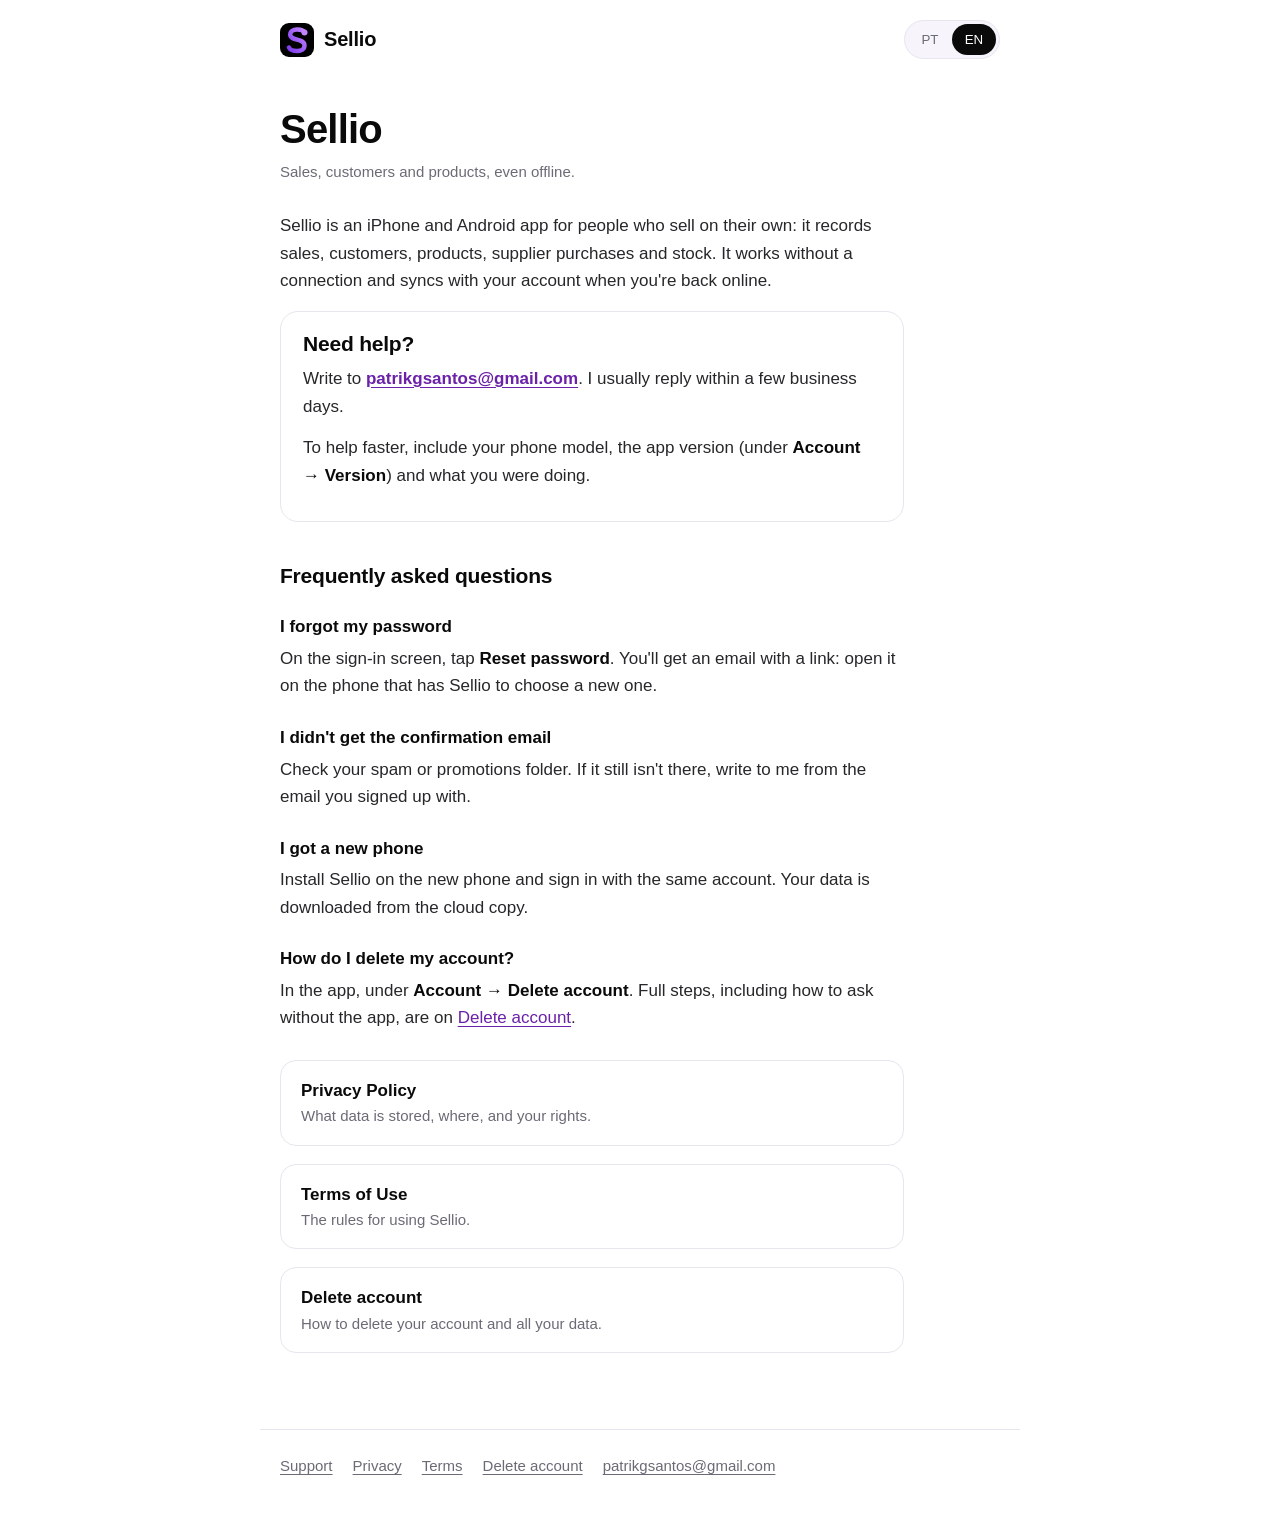
<file: index.html>
<!doctype html>
<html lang="pt-PT" data-title-pt="Apoio · Sellio" data-title-en="Support · Sellio">
<head>
  <meta charset="utf-8">
  <meta name="viewport" content="width=device-width, initial-scale=1">
  <title>Support · Sellio</title>
  <meta name="description" content="Sellio help and contact.">
  <meta name="theme-color" content="#000000">
  <link rel="icon" href="assets/icon.svg" type="image/svg+xml">
  <link rel="stylesheet" href="assets/style.css">
  <script src="assets/lang.js"></script>
</head>
<body>
  <header class="top">
    <a class="brand" href="index.html" data-keep><svg viewBox="0 0 100 100" aria-hidden="true"><defs><linearGradient id="g" x1="0" y1="1" x2="1" y2="0">
<stop offset="0" stop-color="#7C3AED"/><stop offset="1" stop-color="#C084FC"/></linearGradient></defs>
<path d="M 26 72 C 32 86, 72 88, 72 66 C 72 44, 30 54, 30 34 C 30 14, 68 16, 72 28" fill="none" stroke="url(#g)" stroke-width="13" stroke-linecap="round"/>
<circle cx="72" cy="28" r="9" fill="#C084FC"/></svg>Sellio</a>
    <div class="lang" role="group" aria-label="Idioma / Language">
      <button type="button" data-set="pt" aria-pressed="false" lang="pt-PT">PT</button>
      <button type="button" data-set="en" aria-pressed="false" lang="en-US">EN</button>
    </div>
  </header>
  <main>
    <article data-l="pt" lang="pt-PT">
<h1>Sellio</h1>
<p class="updated">Gestão de vendas, clientes e produtos, mesmo sem internet.</p>
<p>O Sellio é uma app para iPhone e Android para quem vende por conta própria: regista vendas,
clientes, produtos, compras a fornecedores e stock. Funciona sem rede e sincroniza com a tua conta
quando voltas a ter internet.</p>

<section class="card">
  <h2>Precisas de ajuda?</h2>
  <p>Escreve para <a class="mail" href="mailto:patrikgsantos@gmail.com">patrikgsantos@gmail.com</a>. Respondo normalmente em poucos dias úteis.</p>
  <p>Para ajudar mais depressa, diz o modelo do telemóvel, a versão da app (em <span class="path">Conta → Versão</span>) e o que estavas a fazer.</p>
</section>

<h2>Perguntas frequentes</h2>
<h3>Esqueci-me da password</h3>
<p>No ecrã de entrada, toca em <span class="path">Recuperar password</span>. Recebes um email com um link: abre-o no telemóvel onde tens o Sellio para escolheres uma nova.</p>
<h3>Não recebi o email de confirmação</h3>
<p>Procura na pasta de spam ou promoções. Se continuar sem aparecer, escreve-me a partir do email com que te registaste.</p>
<h3>Mudei de telemóvel</h3>
<p>Instala o Sellio no telemóvel novo e entra com a mesma conta. Os teus dados são descarregados da cópia na nuvem.</p>
<h3>Como apago a minha conta?</h3>
<p>Na app, em <span class="path">Conta → Apagar conta</span>. Os passos completos, incluindo como pedir sem a app, estão em <a href="delete-account.html" data-keep>Apagar conta</a>.</p>

<ul class="docs">
  <li><a href="privacy.html" data-keep>Política de privacidade<span>Que dados são guardados, onde, e os teus direitos.</span></a></li>
  <li><a href="terms.html" data-keep>Termos de utilização<span>As regras para usar o Sellio.</span></a></li>
  <li><a href="delete-account.html" data-keep>Apagar conta<span>Como apagar a conta e todos os dados.</span></a></li>
</ul>
    </article>
    <article data-l="en" lang="en-US">
<h1>Sellio</h1>
<p class="updated">Sales, customers and products, even offline.</p>
<p>Sellio is an iPhone and Android app for people who sell on their own: it records sales,
customers, products, supplier purchases and stock. It works without a connection and syncs with your
account when you're back online.</p>

<section class="card">
  <h2>Need help?</h2>
  <p>Write to <a class="mail" href="mailto:patrikgsantos@gmail.com">patrikgsantos@gmail.com</a>. I usually reply within a few business days.</p>
  <p>To help faster, include your phone model, the app version (under <span class="path">Account → Version</span>) and what you were doing.</p>
</section>

<h2>Frequently asked questions</h2>
<h3>I forgot my password</h3>
<p>On the sign-in screen, tap <span class="path">Reset password</span>. You'll get an email with a link: open it on the phone that has Sellio to choose a new one.</p>
<h3>I didn't get the confirmation email</h3>
<p>Check your spam or promotions folder. If it still isn't there, write to me from the email you signed up with.</p>
<h3>I got a new phone</h3>
<p>Install Sellio on the new phone and sign in with the same account. Your data is downloaded from the cloud copy.</p>
<h3>How do I delete my account?</h3>
<p>In the app, under <span class="path">Account → Delete account</span>. Full steps, including how to ask without the app, are on <a href="delete-account.html" data-keep>Delete account</a>.</p>

<ul class="docs">
  <li><a href="privacy.html" data-keep>Privacy Policy<span>What data is stored, where, and your rights.</span></a></li>
  <li><a href="terms.html" data-keep>Terms of Use<span>The rules for using Sellio.</span></a></li>
  <li><a href="delete-account.html" data-keep>Delete account<span>How to delete your account and all your data.</span></a></li>
</ul>
    </article>
  </main>
  <footer>
    <a href="index.html" data-keep><span data-l="pt">Apoio</span><span data-l="en">Support</span></a>
    <a href="privacy.html" data-keep><span data-l="pt">Privacidade</span><span data-l="en">Privacy</span></a>
    <a href="terms.html" data-keep><span data-l="pt">Termos</span><span data-l="en">Terms</span></a>
    <a href="delete-account.html" data-keep><span data-l="pt">Apagar conta</span><span data-l="en">Delete account</span></a>
    <a href="mailto:patrikgsantos@gmail.com">patrikgsantos@gmail.com</a>
  </footer>
</body>
</html>
</file>
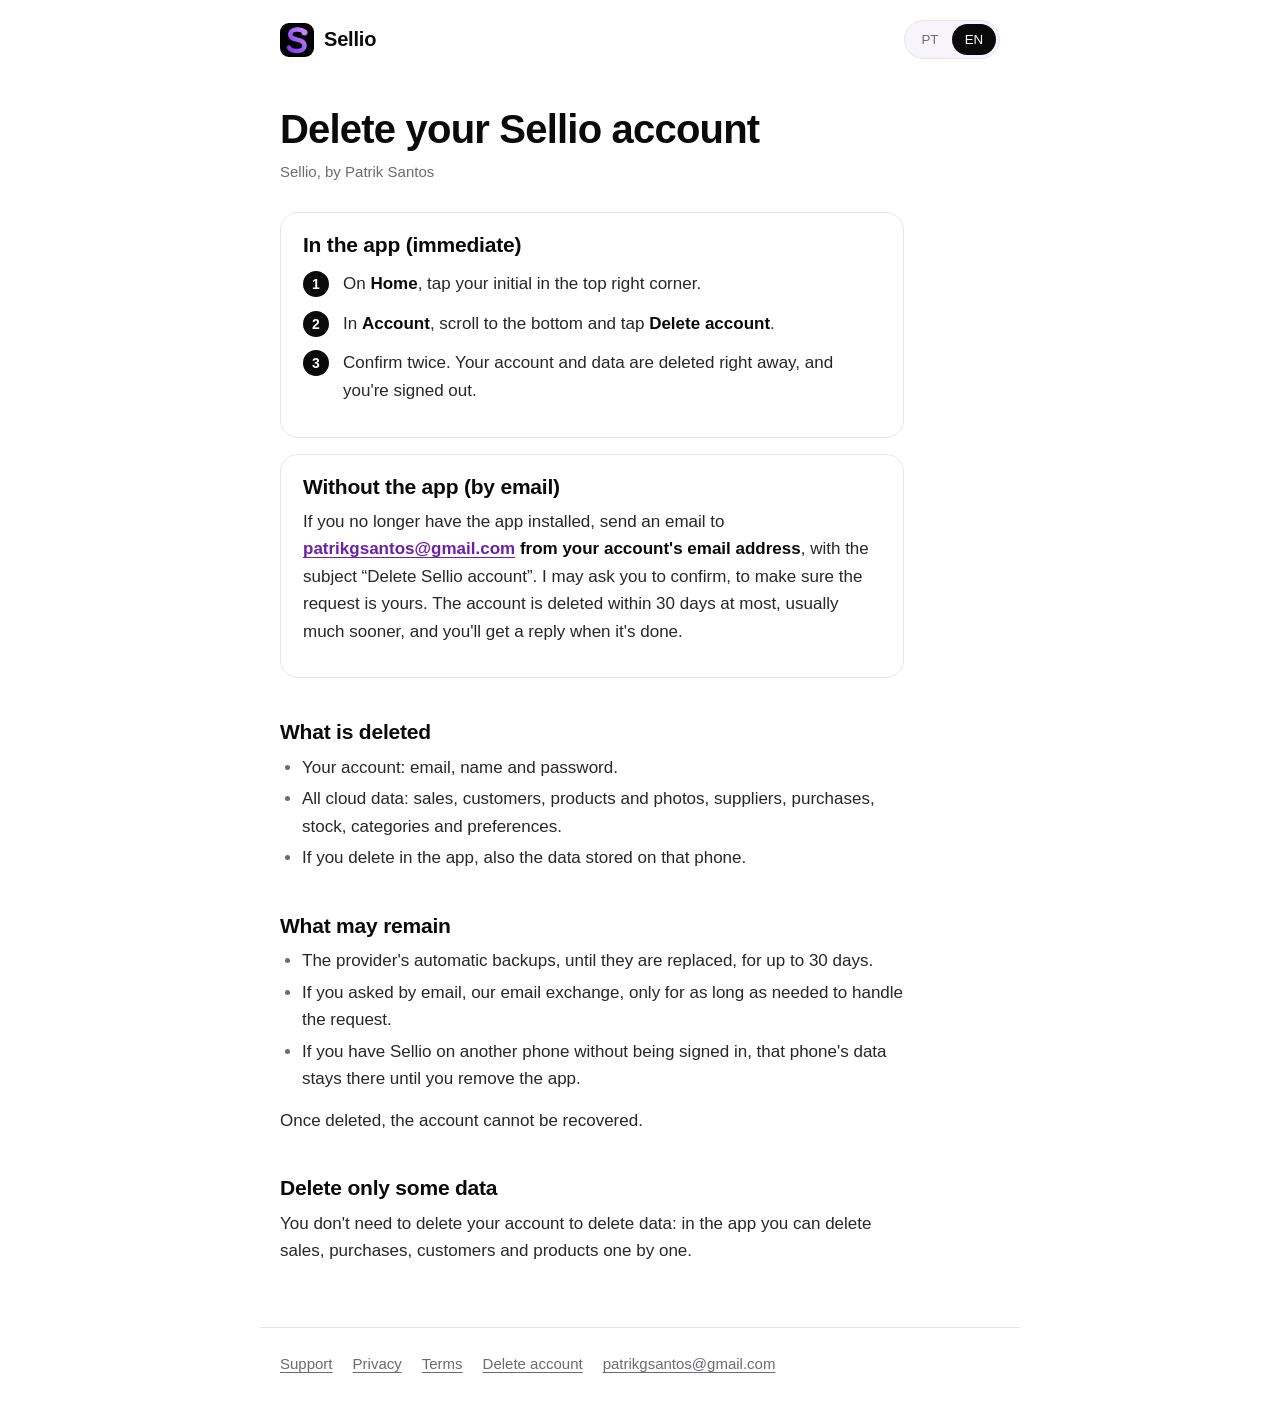
<file: delete-account.html>
<!doctype html>
<html lang="pt-PT" data-title-pt="Apagar conta · Sellio" data-title-en="Delete account · Sellio">
<head>
  <meta charset="utf-8">
  <meta name="viewport" content="width=device-width, initial-scale=1">
  <title>Delete account · Sellio</title>
  <meta name="description" content="How to delete your Sellio account and all your data.">
  <meta name="theme-color" content="#000000">
  <link rel="icon" href="assets/icon.svg" type="image/svg+xml">
  <link rel="stylesheet" href="assets/style.css">
  <script src="assets/lang.js"></script>
</head>
<body>
  <header class="top">
    <a class="brand" href="index.html" data-keep><svg viewBox="0 0 100 100" aria-hidden="true"><defs><linearGradient id="g" x1="0" y1="1" x2="1" y2="0">
<stop offset="0" stop-color="#7C3AED"/><stop offset="1" stop-color="#C084FC"/></linearGradient></defs>
<path d="M 26 72 C 32 86, 72 88, 72 66 C 72 44, 30 54, 30 34 C 30 14, 68 16, 72 28" fill="none" stroke="url(#g)" stroke-width="13" stroke-linecap="round"/>
<circle cx="72" cy="28" r="9" fill="#C084FC"/></svg>Sellio</a>
    <div class="lang" role="group" aria-label="Idioma / Language">
      <button type="button" data-set="pt" aria-pressed="false" lang="pt-PT">PT</button>
      <button type="button" data-set="en" aria-pressed="false" lang="en-US">EN</button>
    </div>
  </header>
  <main>
    <article data-l="pt" lang="pt-PT">
<h1>Apagar a conta do Sellio</h1>
<p class="updated">Sellio, por Patrik Santos</p>

<section class="card">
  <h2>Na app (imediato)</h2>
  <ol class="steps">
    <li>No <span class="path">Início</span>, toca na tua inicial, no canto superior direito.</li>
    <li>Em <span class="path">Conta</span>, desce até ao fim e toca em <span class="path">Apagar conta</span>.</li>
    <li>Confirma duas vezes. A conta e os dados são apagados logo, e a sessão termina.</li>
  </ol>
</section>

<section class="card">
  <h2>Sem a app (por email)</h2>
  <p>Se já não tens a app instalada, envia um email para
  <a class="mail" href="mailto:patrikgsantos@gmail.com?subject=Apagar%20conta%20Sellio">patrikgsantos@gmail.com</a> <strong>a partir do email da tua conta</strong>, com o
  assunto “Apagar conta Sellio”. Posso pedir-te uma confirmação para ter a certeza de que o pedido é teu. A conta é
  apagada no prazo máximo de 30 dias, normalmente muito antes, e recebes uma resposta quando estiver feito.</p>
</section>

<h2>O que é apagado</h2>
<ul>
  <li>A conta: email, nome e password.</li>
  <li>Todos os dados na nuvem: vendas, clientes, produtos e fotografias, fornecedores, compras, stock, categorias e preferências.</li>
  <li>Se apagares na app, também os dados guardados nesse telemóvel.</li>
</ul>

<h2>O que pode ficar</h2>
<ul>
  <li>Cópias de segurança automáticas do fornecedor, até serem substituídas, no máximo 30 dias.</li>
  <li>Se pediste por email, a nossa troca de emails, só enquanto for precisa para tratar do pedido.</li>
  <li>Se tiveres o Sellio noutro telemóvel sem sessão iniciada, os dados desse telemóvel ficam lá até removeres a app.</li>
</ul>
<p>Depois de apagada, a conta não pode ser recuperada.</p>

<h2>Apagar só alguns dados</h2>
<p>Não precisas de apagar a conta para apagar dados: na app podes apagar vendas, compras, clientes e produtos um a um.</p>
    </article>
    <article data-l="en" lang="en-US">
<h1>Delete your Sellio account</h1>
<p class="updated">Sellio, by Patrik Santos</p>

<section class="card">
  <h2>In the app (immediate)</h2>
  <ol class="steps">
    <li>On <span class="path">Home</span>, tap your initial in the top right corner.</li>
    <li>In <span class="path">Account</span>, scroll to the bottom and tap <span class="path">Delete account</span>.</li>
    <li>Confirm twice. Your account and data are deleted right away, and you're signed out.</li>
  </ol>
</section>

<section class="card">
  <h2>Without the app (by email)</h2>
  <p>If you no longer have the app installed, send an email to
  <a class="mail" href="mailto:patrikgsantos@gmail.com?subject=Delete%20Sellio%20account">patrikgsantos@gmail.com</a> <strong>from your account's email address</strong>,
  with the subject “Delete Sellio account”. I may ask you to confirm, to make sure the request is yours. The account is
  deleted within 30 days at most, usually much sooner, and you'll get a reply when it's done.</p>
</section>

<h2>What is deleted</h2>
<ul>
  <li>Your account: email, name and password.</li>
  <li>All cloud data: sales, customers, products and photos, suppliers, purchases, stock, categories and preferences.</li>
  <li>If you delete in the app, also the data stored on that phone.</li>
</ul>

<h2>What may remain</h2>
<ul>
  <li>The provider's automatic backups, until they are replaced, for up to 30 days.</li>
  <li>If you asked by email, our email exchange, only for as long as needed to handle the request.</li>
  <li>If you have Sellio on another phone without being signed in, that phone's data stays there until you remove the app.</li>
</ul>
<p>Once deleted, the account cannot be recovered.</p>

<h2>Delete only some data</h2>
<p>You don't need to delete your account to delete data: in the app you can delete sales, purchases, customers and products one by one.</p>
    </article>
  </main>
  <footer>
    <a href="index.html" data-keep><span data-l="pt">Apoio</span><span data-l="en">Support</span></a>
    <a href="privacy.html" data-keep><span data-l="pt">Privacidade</span><span data-l="en">Privacy</span></a>
    <a href="terms.html" data-keep><span data-l="pt">Termos</span><span data-l="en">Terms</span></a>
    <a href="delete-account.html" data-keep><span data-l="pt">Apagar conta</span><span data-l="en">Delete account</span></a>
    <a href="mailto:patrikgsantos@gmail.com">patrikgsantos@gmail.com</a>
  </footer>
</body>
</html>
</file>
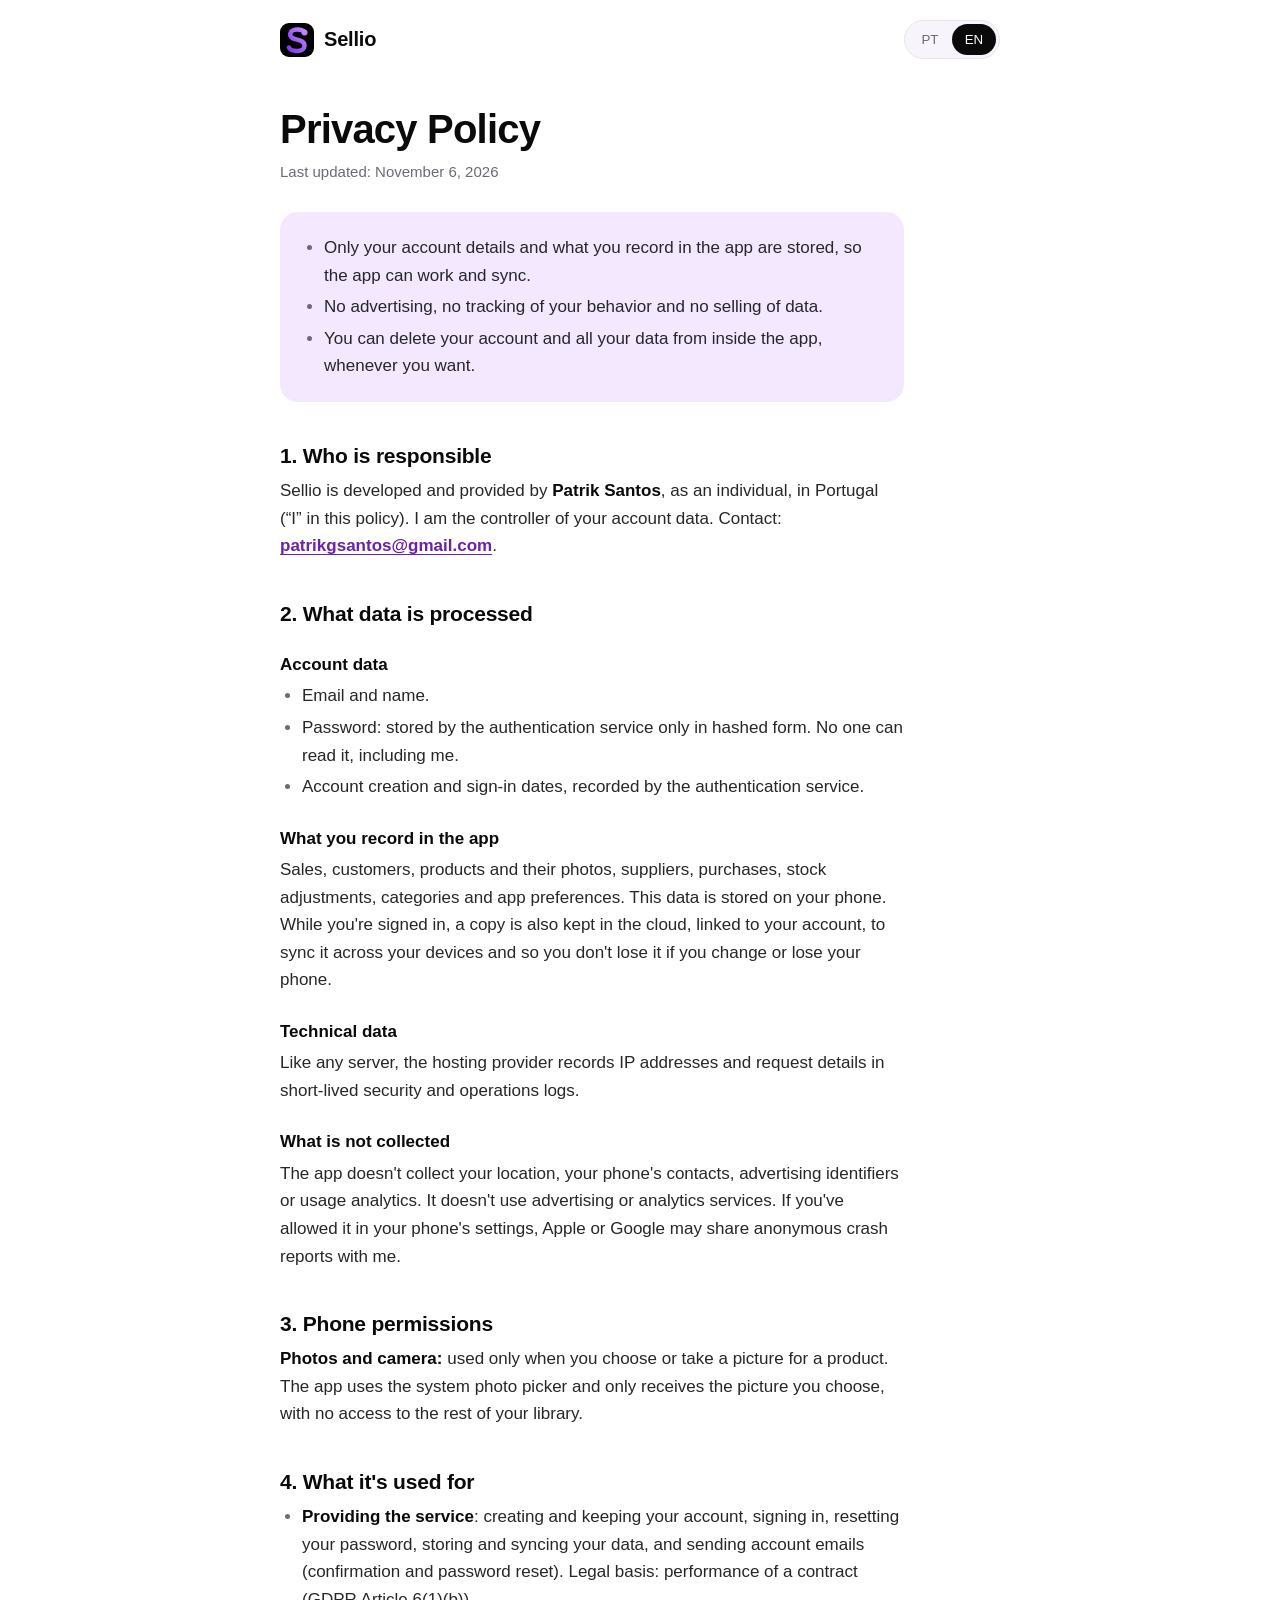
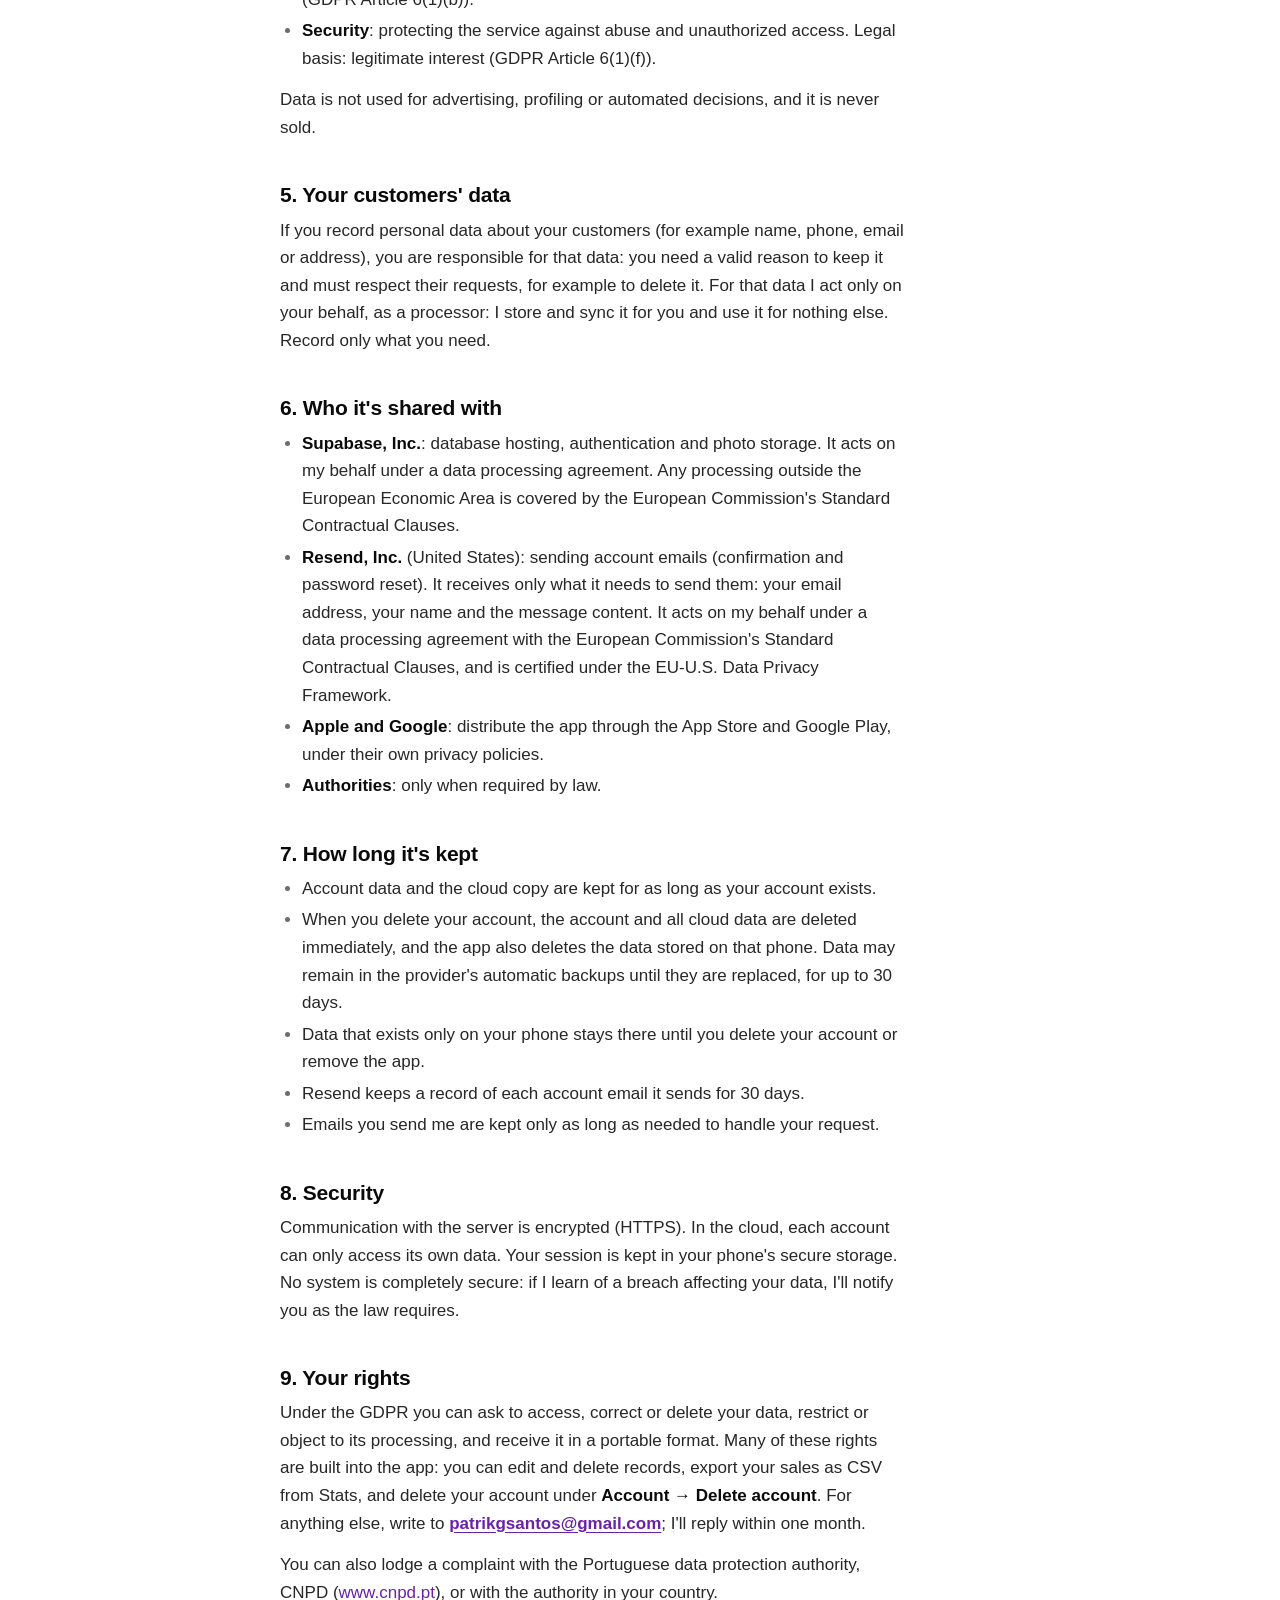
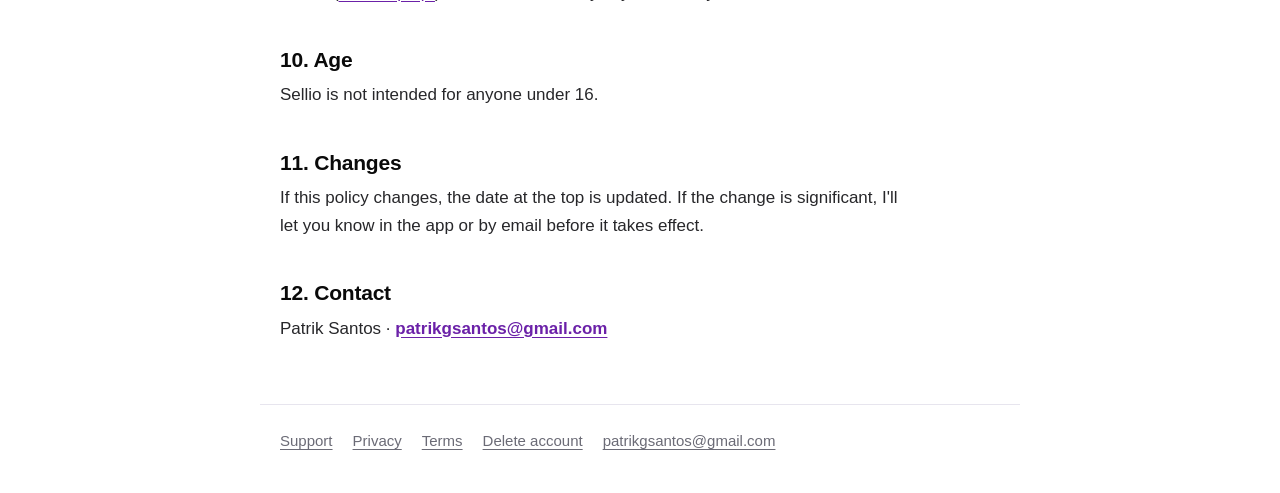
<file: privacy.html>
<!doctype html>
<html lang="pt-PT" data-title-pt="Política de privacidade · Sellio" data-title-en="Privacy Policy · Sellio">
<head>
  <meta charset="utf-8">
  <meta name="viewport" content="width=device-width, initial-scale=1">
  <title>Privacy Policy · Sellio</title>
  <meta name="description" content="Sellio Privacy Policy.">
  <meta name="theme-color" content="#000000">
  <link rel="icon" href="assets/icon.svg" type="image/svg+xml">
  <link rel="stylesheet" href="assets/style.css">
  <script src="assets/lang.js"></script>
</head>
<body>
  <header class="top">
    <a class="brand" href="index.html" data-keep><svg viewBox="0 0 100 100" aria-hidden="true"><defs><linearGradient id="g" x1="0" y1="1" x2="1" y2="0">
<stop offset="0" stop-color="#7C3AED"/><stop offset="1" stop-color="#C084FC"/></linearGradient></defs>
<path d="M 26 72 C 32 86, 72 88, 72 66 C 72 44, 30 54, 30 34 C 30 14, 68 16, 72 28" fill="none" stroke="url(#g)" stroke-width="13" stroke-linecap="round"/>
<circle cx="72" cy="28" r="9" fill="#C084FC"/></svg>Sellio</a>
    <div class="lang" role="group" aria-label="Idioma / Language">
      <button type="button" data-set="pt" aria-pressed="false" lang="pt-PT">PT</button>
      <button type="button" data-set="en" aria-pressed="false" lang="en-US">EN</button>
    </div>
  </header>
  <main>
    <article data-l="pt" lang="pt-PT">
<h1>Política de privacidade</h1>
<p class="updated">Última atualização: 6 de novembro de 2026</p>

<div class="summary">
  <ul>
    <li>Só são guardados os dados da tua conta e o que registas na app, para a app funcionar e sincronizar.</li>
    <li>Não há publicidade, análise do teu comportamento nem venda de dados.</li>
    <li>Podes apagar a conta e todos os dados, dentro da app, quando quiseres.</li>
  </ul>
</div>

<h2>1. Quem é responsável</h2>
<p>O Sellio é desenvolvido e disponibilizado por <strong>Patrik Santos</strong>, a título individual, em Portugal
(“eu”, nesta política). Sou o responsável pelo tratamento dos dados da tua conta. Contacto: <a class="mail" href="mailto:patrikgsantos@gmail.com">patrikgsantos@gmail.com</a>.</p>

<h2>2. Que dados são tratados</h2>
<h3>Dados da conta</h3>
<ul>
  <li>Email e nome.</li>
  <li>Password: guardada pelo serviço de autenticação apenas em forma cifrada (hash). Ninguém a consegue ler, nem eu.</li>
  <li>Datas de criação da conta e de início de sessão, registadas pelo serviço de autenticação.</li>
</ul>
<h3>O que registas na app</h3>
<p>Vendas, clientes, produtos e respetivas fotografias, fornecedores, compras, acertos de stock, categorias e
preferências da app. Estes dados ficam guardados no teu telemóvel. Com a sessão iniciada, é guardada também
uma cópia na nuvem, associada à tua conta, para os sincronizar entre os teus dispositivos e não os perderes se
mudares ou perderes o telemóvel.</p>
<h3>Dados técnicos</h3>
<p>Como qualquer servidor, o fornecedor de alojamento regista endereços IP e dados dos pedidos em registos de
segurança e funcionamento, guardados por pouco tempo.</p>
<h3>O que não é recolhido</h3>
<p>A app não recolhe a tua localização, os contactos do telemóvel, identificadores de publicidade nem dados de
utilização para estatísticas. Não usa serviços de publicidade nem de análise. Se o tiveres autorizado nas
definições do telemóvel, a Apple ou a Google podem partilhar comigo relatórios de falhas anónimos.</p>

<h2>3. Permissões do telemóvel</h2>
<p><strong>Fotografias e câmara:</strong> só são usadas quando escolhes ou tiras uma fotografia para um produto.
A app usa o seletor de fotografias do sistema e só recebe a imagem que escolhes, sem acesso ao resto da galeria.</p>

<h2>4. Para que são usados</h2>
<ul>
  <li><strong>Prestar o serviço</strong>: criar e manter a conta, iniciar sessão, recuperar a password, guardar e
  sincronizar os teus dados e enviar os emails da conta (confirmação e recuperação). Base legal: execução do
  contrato (artigo 6.º, n.º 1, alínea b), do RGPD).</li>
  <li><strong>Segurança</strong>: proteger o serviço contra abusos e acessos indevidos. Base legal: interesse
  legítimo (artigo 6.º, n.º 1, alínea f), do RGPD).</li>
</ul>
<p>Os dados não são usados para publicidade, para criar perfis nem para decisões automatizadas, e não são vendidos.</p>

<h2>5. Os dados dos teus clientes</h2>
<p>Se registares dados pessoais dos teus clientes (por exemplo, nome, telefone, email ou morada), és tu o
responsável por esses dados: deves ter um motivo válido para os guardar e respeitar os pedidos deles, por
exemplo para os apagar. Nesses dados, eu atuo apenas por tua conta, como subcontratante: só os guardo e
sincronizo para ti e não os uso para mais nada. Regista apenas o que precisas.</p>

<h2>6. Com quem são partilhados</h2>
<ul>
  <li><strong>Supabase, Inc.</strong>: alojamento da base de dados, autenticação e armazenamento das
  fotografias. Atua por minha conta, ao abrigo de um acordo de tratamento de dados. Quando há tratamento fora do
  Espaço Económico Europeu, é protegido pelas cláusulas contratuais-tipo da Comissão Europeia.</li>
  <li><strong>Resend, Inc.</strong> (Estados Unidos): envio dos emails da conta (confirmação e recuperação da
  password). Recebe apenas o que é preciso para os enviar: o teu email, o teu nome e o conteúdo da mensagem.
  Atua por minha conta, ao abrigo de um acordo de tratamento de dados com as cláusulas contratuais-tipo da
  Comissão Europeia, e está certificada no Quadro de Privacidade de Dados UE-EUA.</li>
  <li><strong>Apple e Google</strong>: distribuem a app através da App Store e do Google Play, de acordo com as
  suas próprias políticas de privacidade.</li>
  <li><strong>Autoridades</strong>: apenas quando a lei o obrigar.</li>
</ul>

<h2>7. Durante quanto tempo</h2>
<ul>
  <li>Os dados da conta e a cópia na nuvem são guardados enquanto a conta existir.</li>
  <li>Quando apagas a conta, a conta e todos os dados na nuvem são apagados de imediato, e a app apaga também
  os dados guardados nesse telemóvel. Podem ficar nas cópias de segurança automáticas do fornecedor até estas
  serem substituídas, no máximo 30 dias.</li>
  <li>Os dados que estão só no telemóvel ficam lá até apagares a conta ou removeres a app.</li>
  <li>A Resend guarda o registo de cada email da conta que envia durante 30 dias.</li>
  <li>Os emails que me envias são guardados apenas enquanto forem precisos para tratar do teu pedido.</li>
</ul>

<h2>8. Segurança</h2>
<p>As comunicações com o servidor são cifradas (HTTPS). Na nuvem, cada conta só tem acesso aos seus próprios
dados. A sessão fica guardada no armazenamento seguro do telemóvel. Nenhum sistema é totalmente seguro: se
souber de uma falha que afete os teus dados, aviso-te como a lei exige.</p>

<h2>9. Os teus direitos</h2>
<p>Ao abrigo do RGPD, podes pedir acesso aos teus dados, corrigi-los, apagá-los, limitar ou opor-te ao seu
tratamento, e recebê-los num formato portátil. Muitos destes direitos estão na própria app: editas e apagas
registos, exportas as vendas em CSV nas Estatísticas e apagas a conta em <span class="path">Conta → Apagar conta</span>.
Para o resto, escreve para <a class="mail" href="mailto:patrikgsantos@gmail.com">patrikgsantos@gmail.com</a>; respondo no prazo de um mês.</p>
<p>Também podes apresentar reclamação à Comissão Nacional de Proteção de Dados
(<a href="https://www.cnpd.pt">www.cnpd.pt</a>) ou à autoridade de proteção de dados do teu país.</p>

<h2>10. Idade</h2>
<p>O Sellio não se destina a menores de 16 anos.</p>

<h2>11. Alterações</h2>
<p>Se esta política mudar, a data no topo é atualizada. Se a mudança for importante, aviso-te na app ou por email
antes de entrar em vigor.</p>

<h2>12. Contacto</h2>
<p>Patrik Santos · <a class="mail" href="mailto:patrikgsantos@gmail.com">patrikgsantos@gmail.com</a></p>
    </article>
    <article data-l="en" lang="en-US">
<h1>Privacy Policy</h1>
<p class="updated">Last updated: November 6, 2026</p>

<div class="summary">
  <ul>
    <li>Only your account details and what you record in the app are stored, so the app can work and sync.</li>
    <li>No advertising, no tracking of your behavior and no selling of data.</li>
    <li>You can delete your account and all your data from inside the app, whenever you want.</li>
  </ul>
</div>

<h2>1. Who is responsible</h2>
<p>Sellio is developed and provided by <strong>Patrik Santos</strong>, as an individual, in Portugal
(“I” in this policy). I am the controller of your account data. Contact: <a class="mail" href="mailto:patrikgsantos@gmail.com">patrikgsantos@gmail.com</a>.</p>

<h2>2. What data is processed</h2>
<h3>Account data</h3>
<ul>
  <li>Email and name.</li>
  <li>Password: stored by the authentication service only in hashed form. No one can read it, including me.</li>
  <li>Account creation and sign-in dates, recorded by the authentication service.</li>
</ul>
<h3>What you record in the app</h3>
<p>Sales, customers, products and their photos, suppliers, purchases, stock adjustments, categories and app
preferences. This data is stored on your phone. While you're signed in, a copy is also kept in the cloud, linked to
your account, to sync it across your devices and so you don't lose it if you change or lose your phone.</p>
<h3>Technical data</h3>
<p>Like any server, the hosting provider records IP addresses and request details in short-lived security and
operations logs.</p>
<h3>What is not collected</h3>
<p>The app doesn't collect your location, your phone's contacts, advertising identifiers or usage analytics. It
doesn't use advertising or analytics services. If you've allowed it in your phone's settings, Apple or Google may
share anonymous crash reports with me.</p>

<h2>3. Phone permissions</h2>
<p><strong>Photos and camera:</strong> used only when you choose or take a picture for a product. The app uses the
system photo picker and only receives the picture you choose, with no access to the rest of your library.</p>

<h2>4. What it's used for</h2>
<ul>
  <li><strong>Providing the service</strong>: creating and keeping your account, signing in, resetting your password,
  storing and syncing your data, and sending account emails (confirmation and password reset). Legal basis:
  performance of a contract (GDPR Article 6(1)(b)).</li>
  <li><strong>Security</strong>: protecting the service against abuse and unauthorized access. Legal basis:
  legitimate interest (GDPR Article 6(1)(f)).</li>
</ul>
<p>Data is not used for advertising, profiling or automated decisions, and it is never sold.</p>

<h2>5. Your customers' data</h2>
<p>If you record personal data about your customers (for example name, phone, email or address), you are
responsible for that data: you need a valid reason to keep it and must respect their requests, for example to delete
it. For that data I act only on your behalf, as a processor: I store and sync it for you and use it for nothing else.
Record only what you need.</p>

<h2>6. Who it's shared with</h2>
<ul>
  <li><strong>Supabase, Inc.</strong>: database hosting, authentication and photo storage. It acts on my behalf
  under a data processing agreement. Any processing outside the European Economic Area is covered by the European
  Commission's Standard Contractual Clauses.</li>
  <li><strong>Resend, Inc.</strong> (United States): sending account emails (confirmation and password reset). It
  receives only what it needs to send them: your email address, your name and the message content. It acts on my
  behalf under a data processing agreement with the European Commission's Standard Contractual Clauses, and is
  certified under the EU-U.S. Data Privacy Framework.</li>
  <li><strong>Apple and Google</strong>: distribute the app through the App Store and Google Play, under their own
  privacy policies.</li>
  <li><strong>Authorities</strong>: only when required by law.</li>
</ul>

<h2>7. How long it's kept</h2>
<ul>
  <li>Account data and the cloud copy are kept for as long as your account exists.</li>
  <li>When you delete your account, the account and all cloud data are deleted immediately, and the app also deletes
  the data stored on that phone. Data may remain in the provider's automatic backups until they are replaced, for up
  to 30 days.</li>
  <li>Data that exists only on your phone stays there until you delete your account or remove the app.</li>
  <li>Resend keeps a record of each account email it sends for 30 days.</li>
  <li>Emails you send me are kept only as long as needed to handle your request.</li>
</ul>

<h2>8. Security</h2>
<p>Communication with the server is encrypted (HTTPS). In the cloud, each account can only access its own data. Your
session is kept in your phone's secure storage. No system is completely secure: if I learn of a breach affecting your
data, I'll notify you as the law requires.</p>

<h2>9. Your rights</h2>
<p>Under the GDPR you can ask to access, correct or delete your data, restrict or object to its processing, and
receive it in a portable format. Many of these rights are built into the app: you can edit and delete records, export
your sales as CSV from Stats, and delete your account under <span class="path">Account → Delete account</span>.
For anything else, write to <a class="mail" href="mailto:patrikgsantos@gmail.com">patrikgsantos@gmail.com</a>; I'll reply within one month.</p>
<p>You can also lodge a complaint with the Portuguese data protection authority, CNPD
(<a href="https://www.cnpd.pt">www.cnpd.pt</a>), or with the authority in your country.</p>

<h2>10. Age</h2>
<p>Sellio is not intended for anyone under 16.</p>

<h2>11. Changes</h2>
<p>If this policy changes, the date at the top is updated. If the change is significant, I'll let you know in the app
or by email before it takes effect.</p>

<h2>12. Contact</h2>
<p>Patrik Santos · <a class="mail" href="mailto:patrikgsantos@gmail.com">patrikgsantos@gmail.com</a></p>
    </article>
  </main>
  <footer>
    <a href="index.html" data-keep><span data-l="pt">Apoio</span><span data-l="en">Support</span></a>
    <a href="privacy.html" data-keep><span data-l="pt">Privacidade</span><span data-l="en">Privacy</span></a>
    <a href="terms.html" data-keep><span data-l="pt">Termos</span><span data-l="en">Terms</span></a>
    <a href="delete-account.html" data-keep><span data-l="pt">Apagar conta</span><span data-l="en">Delete account</span></a>
    <a href="mailto:patrikgsantos@gmail.com">patrikgsantos@gmail.com</a>
  </footer>
</body>
</html>
</file>
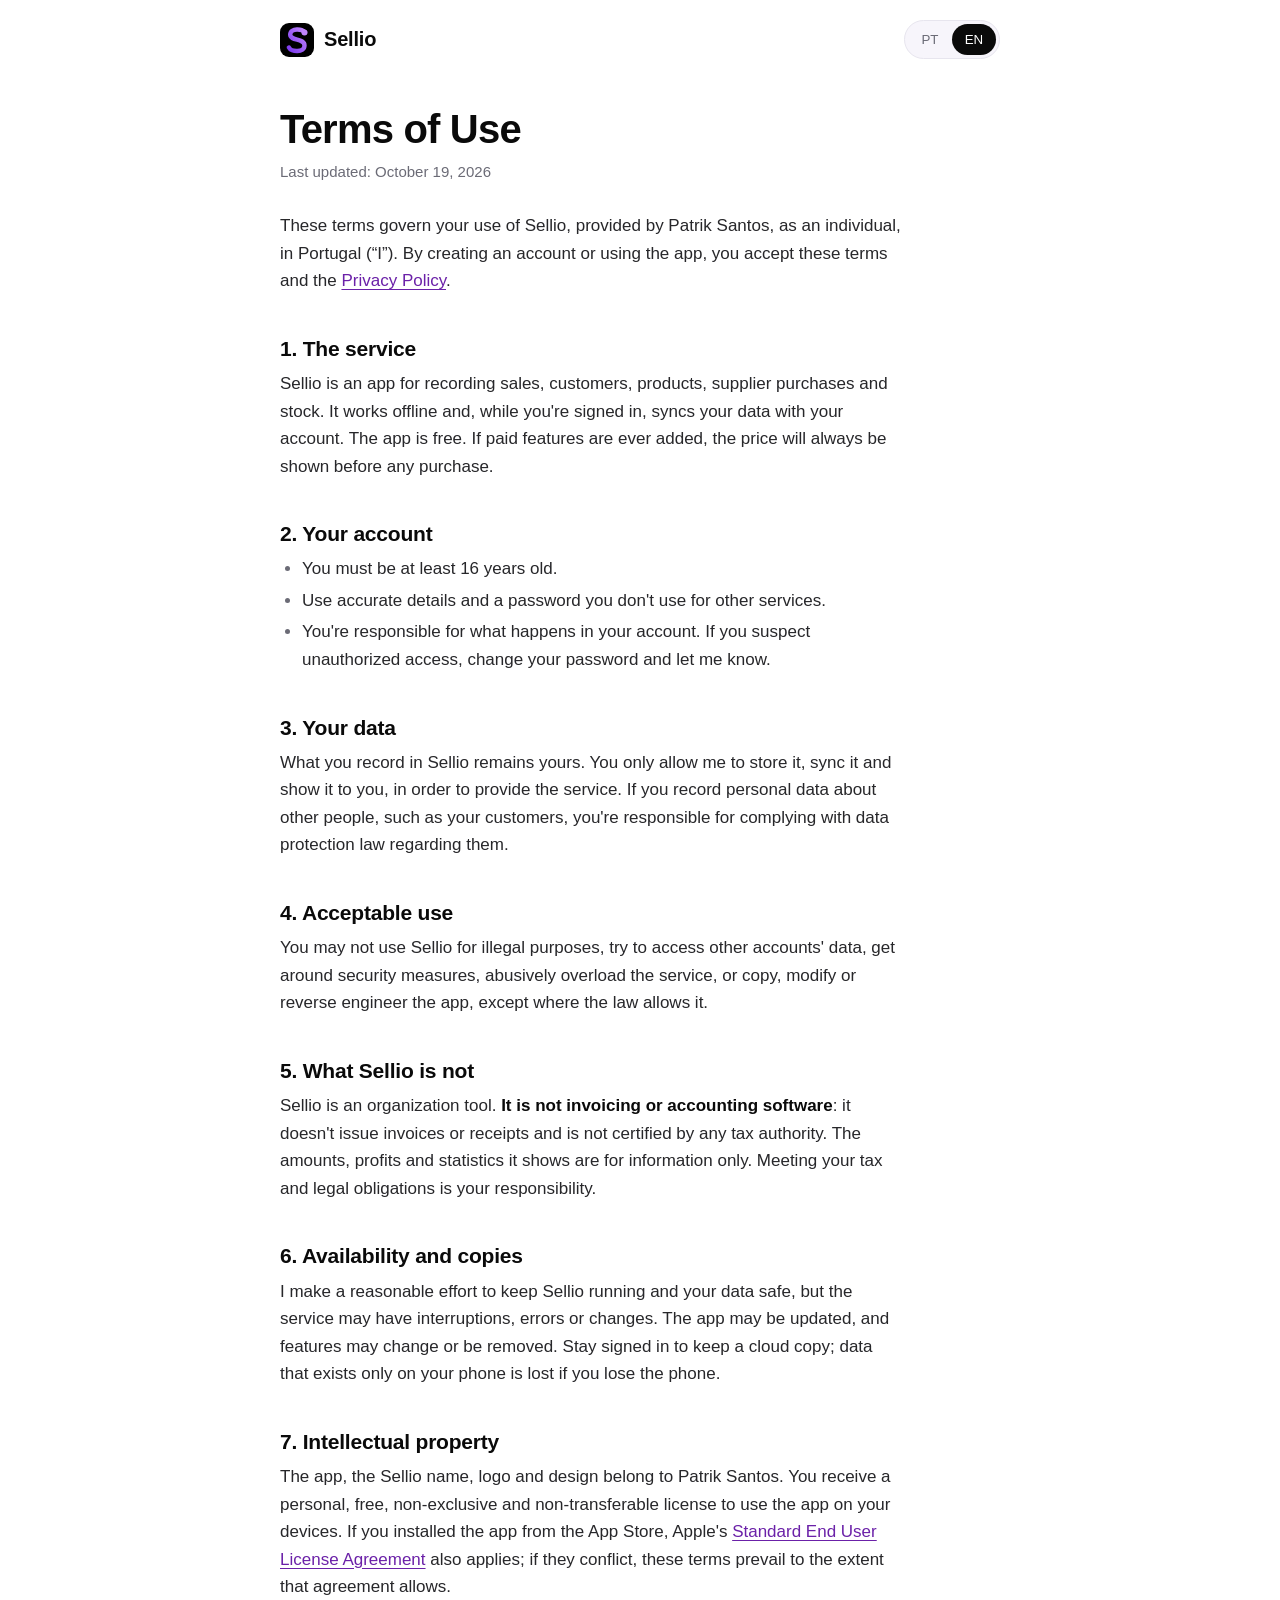
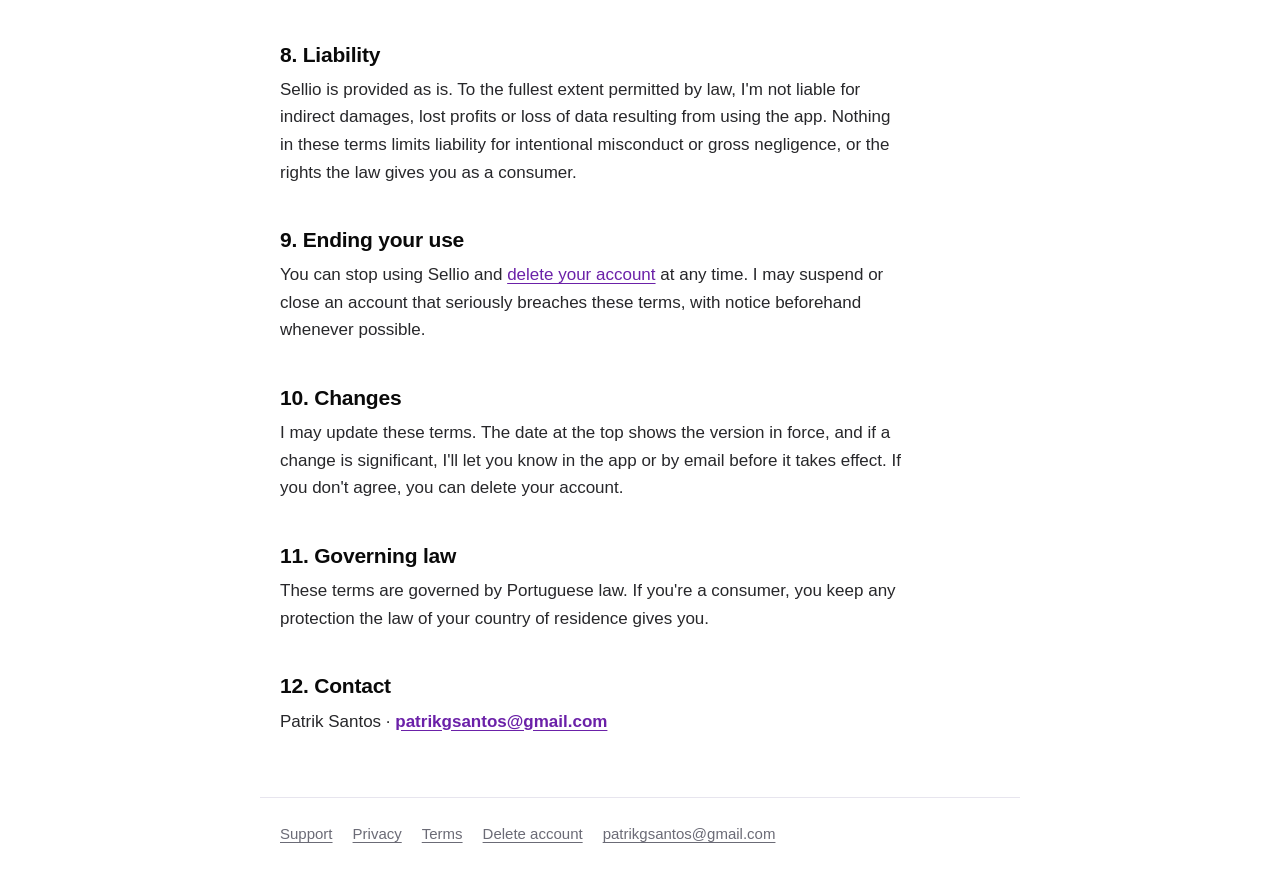
<file: terms.html>
<!doctype html>
<html lang="pt-PT" data-title-pt="Termos de utilização · Sellio" data-title-en="Terms of Use · Sellio">
<head>
  <meta charset="utf-8">
  <meta name="viewport" content="width=device-width, initial-scale=1">
  <title>Terms of Use · Sellio</title>
  <meta name="description" content="Sellio Terms of Use.">
  <meta name="theme-color" content="#000000">
  <link rel="icon" href="assets/icon.svg" type="image/svg+xml">
  <link rel="stylesheet" href="assets/style.css">
  <script src="assets/lang.js"></script>
</head>
<body>
  <header class="top">
    <a class="brand" href="index.html" data-keep><svg viewBox="0 0 100 100" aria-hidden="true"><defs><linearGradient id="g" x1="0" y1="1" x2="1" y2="0">
<stop offset="0" stop-color="#7C3AED"/><stop offset="1" stop-color="#C084FC"/></linearGradient></defs>
<path d="M 26 72 C 32 86, 72 88, 72 66 C 72 44, 30 54, 30 34 C 30 14, 68 16, 72 28" fill="none" stroke="url(#g)" stroke-width="13" stroke-linecap="round"/>
<circle cx="72" cy="28" r="9" fill="#C084FC"/></svg>Sellio</a>
    <div class="lang" role="group" aria-label="Idioma / Language">
      <button type="button" data-set="pt" aria-pressed="false" lang="pt-PT">PT</button>
      <button type="button" data-set="en" aria-pressed="false" lang="en-US">EN</button>
    </div>
  </header>
  <main>
    <article data-l="pt" lang="pt-PT">
<h1>Termos de utilização</h1>
<p class="updated">Última atualização: 19 de outubro de 2026</p>

<p>Estes termos regem a utilização do Sellio, disponibilizado por Patrik Santos, a título individual, em Portugal
(“eu”). Ao criar uma conta ou usar a app, aceitas estes termos e a <a href="privacy.html" data-keep>Política de privacidade</a>.</p>

<h2>1. O serviço</h2>
<p>O Sellio é uma app para registar vendas, clientes, produtos, compras a fornecedores e stock. Funciona sem internet
e, com a sessão iniciada, sincroniza os teus dados com a tua conta. A app é gratuita. Se no futuro houver
funcionalidades pagas, o preço é sempre mostrado antes de qualquer compra.</p>

<h2>2. A tua conta</h2>
<ul>
  <li>Tens de ter pelo menos 16 anos.</li>
  <li>Usa dados verdadeiros e uma password que não uses noutros serviços.</li>
  <li>És responsável pelo que acontece na tua conta. Se suspeitares de acesso indevido, muda a password e avisa-me.</li>
</ul>

<h2>3. Os teus dados</h2>
<p>O que registas no Sellio continua a ser teu. Autorizas-me apenas a guardá-lo, sincronizá-lo e mostrá-lo a ti,
para prestar o serviço. Se registares dados pessoais de outras pessoas, como os teus clientes, és responsável por
cumprir a lei de proteção de dados em relação a eles.</p>

<h2>4. Utilização aceitável</h2>
<p>Não podes usar o Sellio para fins ilegais, tentar aceder a dados de outras contas, contornar as medidas de
segurança, sobrecarregar o serviço de forma abusiva, nem copiar, modificar ou fazer engenharia inversa da app, salvo
quando a lei o permitir.</p>

<h2>5. O que o Sellio não é</h2>
<p>O Sellio é uma ferramenta de organização. <strong>Não é um programa de faturação nem de contabilidade</strong>: não
emite faturas nem recibos e não está certificado pela Autoridade Tributária. Os valores, lucros e estatísticas
mostrados são informativos. Cumprir as tuas obrigações fiscais e legais é da tua responsabilidade.</p>

<h2>6. Disponibilidade e cópias</h2>
<p>Faço um esforço razoável para manter o Sellio a funcionar e os teus dados seguros, mas o serviço pode ter
interrupções, erros ou mudanças. A app pode ser atualizada, e funcionalidades podem mudar ou deixar de existir. Mantém
a sessão iniciada para teres uma cópia na nuvem; os dados que só existem no telemóvel perdem-se se o telemóvel se
perder.</p>

<h2>7. Propriedade intelectual</h2>
<p>A app, o nome Sellio, o logótipo e o design pertencem a Patrik Santos. Recebes uma licença pessoal, gratuita, não
exclusiva e intransmissível para usar a app nos teus dispositivos. Se instalaste a app pela App Store, aplica-se também
o <a href="https://www.apple.com/legal/internet-services/itunes/dev/stdeula/">Contrato de Licença de Utilizador Final
padrão da Apple</a>; em caso de conflito, prevalecem estes termos, na medida em que esse contrato o permita.</p>

<h2>8. Responsabilidade</h2>
<p>O Sellio é disponibilizado tal como está. Na medida máxima permitida por lei, não sou responsável por danos
indiretos, lucros cessantes ou perda de dados resultantes da utilização da app. Nada nestes termos limita a
responsabilidade por dolo ou negligência grave, nem os direitos que a lei te garante enquanto consumidor.</p>

<h2>9. Fim da utilização</h2>
<p>Podes deixar de usar o Sellio e <a href="delete-account.html" data-keep>apagar a conta</a> a qualquer momento. Posso
suspender ou encerrar uma conta que viole gravemente estes termos, avisando antes sempre que possível.</p>

<h2>10. Alterações</h2>
<p>Posso atualizar estes termos. A data no topo indica a versão em vigor e, se a mudança for importante, aviso-te na
app ou por email antes de entrar em vigor. Se não concordares, podes apagar a conta.</p>

<h2>11. Lei aplicável</h2>
<p>Estes termos regem-se pela lei portuguesa. Se fores consumidor, mantêns a proteção que a lei do teu país de
residência te garanta.</p>

<h2>12. Contacto</h2>
<p>Patrik Santos · <a class="mail" href="mailto:patrikgsantos@gmail.com">patrikgsantos@gmail.com</a></p>
    </article>
    <article data-l="en" lang="en-US">
<h1>Terms of Use</h1>
<p class="updated">Last updated: October 19, 2026</p>

<p>These terms govern your use of Sellio, provided by Patrik Santos, as an individual, in Portugal (“I”). By creating
an account or using the app, you accept these terms and the <a href="privacy.html" data-keep>Privacy Policy</a>.</p>

<h2>1. The service</h2>
<p>Sellio is an app for recording sales, customers, products, supplier purchases and stock. It works offline and, while
you're signed in, syncs your data with your account. The app is free. If paid features are ever added, the price will
always be shown before any purchase.</p>

<h2>2. Your account</h2>
<ul>
  <li>You must be at least 16 years old.</li>
  <li>Use accurate details and a password you don't use for other services.</li>
  <li>You're responsible for what happens in your account. If you suspect unauthorized access, change your password and let me know.</li>
</ul>

<h2>3. Your data</h2>
<p>What you record in Sellio remains yours. You only allow me to store it, sync it and show it to you, in order to
provide the service. If you record personal data about other people, such as your customers, you're responsible for
complying with data protection law regarding them.</p>

<h2>4. Acceptable use</h2>
<p>You may not use Sellio for illegal purposes, try to access other accounts' data, get around security measures,
abusively overload the service, or copy, modify or reverse engineer the app, except where the law allows it.</p>

<h2>5. What Sellio is not</h2>
<p>Sellio is an organization tool. <strong>It is not invoicing or accounting software</strong>: it doesn't issue
invoices or receipts and is not certified by any tax authority. The amounts, profits and statistics it shows are for
information only. Meeting your tax and legal obligations is your responsibility.</p>

<h2>6. Availability and copies</h2>
<p>I make a reasonable effort to keep Sellio running and your data safe, but the service may have interruptions, errors
or changes. The app may be updated, and features may change or be removed. Stay signed in to keep a cloud copy; data
that exists only on your phone is lost if you lose the phone.</p>

<h2>7. Intellectual property</h2>
<p>The app, the Sellio name, logo and design belong to Patrik Santos. You receive a personal, free, non-exclusive and
non-transferable license to use the app on your devices. If you installed the app from the App Store, Apple's
<a href="https://www.apple.com/legal/internet-services/itunes/dev/stdeula/">Standard End User License Agreement</a> also
applies; if they conflict, these terms prevail to the extent that agreement allows.</p>

<h2>8. Liability</h2>
<p>Sellio is provided as is. To the fullest extent permitted by law, I'm not liable for indirect damages, lost profits
or loss of data resulting from using the app. Nothing in these terms limits liability for intentional misconduct or
gross negligence, or the rights the law gives you as a consumer.</p>

<h2>9. Ending your use</h2>
<p>You can stop using Sellio and <a href="delete-account.html" data-keep>delete your account</a> at any time. I may
suspend or close an account that seriously breaches these terms, with notice beforehand whenever possible.</p>

<h2>10. Changes</h2>
<p>I may update these terms. The date at the top shows the version in force, and if a change is significant, I'll let
you know in the app or by email before it takes effect. If you don't agree, you can delete your account.</p>

<h2>11. Governing law</h2>
<p>These terms are governed by Portuguese law. If you're a consumer, you keep any protection the law of your country of
residence gives you.</p>

<h2>12. Contact</h2>
<p>Patrik Santos · <a class="mail" href="mailto:patrikgsantos@gmail.com">patrikgsantos@gmail.com</a></p>
    </article>
  </main>
  <footer>
    <a href="index.html" data-keep><span data-l="pt">Apoio</span><span data-l="en">Support</span></a>
    <a href="privacy.html" data-keep><span data-l="pt">Privacidade</span><span data-l="en">Privacy</span></a>
    <a href="terms.html" data-keep><span data-l="pt">Termos</span><span data-l="en">Terms</span></a>
    <a href="delete-account.html" data-keep><span data-l="pt">Apagar conta</span><span data-l="en">Delete account</span></a>
    <a href="mailto:patrikgsantos@gmail.com">patrikgsantos@gmail.com</a>
  </footer>
</body>
</html>
</file>
<file: assets/style.css>
:root {
  --ink: #0a0a0a;
  --text: #27272a;
  --muted: #6b6b76;
  --line: #e7e5ee;
  --paper: #ffffff;
  --wash: #f7f5fb;
  --brand: #6b21a8;
  --brand-2: #7c3aed;
  --brand-tint: #f3e8ff;
  color-scheme: light;
}
@media (prefers-color-scheme: dark) {
  :root:not([data-theme="light"]) {
    --ink: #fafafa;
    --text: #e4e4e7;
    --muted: #a1a1aa;
    --line: #2a2733;
    --paper: #0f0e12;
    --wash: #17151c;
    --brand: #c084fc;
    --brand-2: #c084fc;
    --brand-tint: #2a1a3d;
    color-scheme: dark;
  }
}
* { box-sizing: border-box; }
html { -webkit-text-size-adjust: 100%; }
body {
  margin: 0;
  background: var(--paper);
  color: var(--text);
  font: 17px/1.62 ui-sans-serif, -apple-system, BlinkMacSystemFont, "Segoe UI", Roboto, "Helvetica Neue", Arial, sans-serif;
}
a { color: var(--brand); text-underline-offset: 3px; }
a:hover { text-decoration-thickness: 2px; }
:focus-visible { outline: 3px solid var(--brand-2); outline-offset: 2px; border-radius: 6px; }

.top {
  max-width: 760px; margin: 0 auto; padding: 20px 20px 0;
  display: flex; align-items: center; justify-content: space-between; gap: 12px;
}
.brand { display: flex; align-items: center; gap: 10px; color: var(--ink); text-decoration: none; font-weight: 700; font-size: 20px; letter-spacing: -0.01em; }
.brand svg { width: 34px; height: 34px; border-radius: 9px; background: #000; }

.lang { display: inline-flex; border: 1px solid var(--line); border-radius: 999px; padding: 3px; background: var(--wash); }
.lang button {
  appearance: none; border: 0; background: transparent; color: var(--muted);
  font: 600 14px/1 inherit; font-family: inherit; padding: 8px 12px; border-radius: 999px; cursor: pointer; min-width: 44px;
}
.lang button[aria-pressed="true"] { background: var(--ink); color: var(--paper); }

main { max-width: 760px; margin: 0 auto; padding: 8px 20px 48px; }
main > article { max-width: 66ch; }
h1 { color: var(--ink); font-size: clamp(30px, 6vw, 40px); line-height: 1.12; letter-spacing: -0.02em; margin: 40px 0 8px; }
.updated { color: var(--muted); font-size: 15px; margin: 0 0 28px; }
h2 { color: var(--ink); font-size: 21px; line-height: 1.3; letter-spacing: -0.01em; margin: 40px 0 8px; }
h3 { color: var(--ink); font-size: 17px; margin: 24px 0 4px; }
p, ul, ol { margin: 0 0 14px; }
ul, ol { padding-left: 22px; }
li { margin: 4px 0; }
li::marker { color: var(--muted); }
strong { color: var(--ink); }

.summary {
  background: var(--brand-tint); border-radius: 18px; padding: 18px 22px; margin: 0 0 8px;
}
.summary ul { margin: 0; }
.steps { counter-reset: s; list-style: none; padding: 0; }
.steps > li { counter-increment: s; position: relative; padding-left: 40px; margin: 12px 0; }
.steps > li::before {
  content: counter(s); position: absolute; left: 0; top: 1px;
  width: 26px; height: 26px; border-radius: 50%; background: var(--ink); color: var(--paper);
  font-size: 14px; font-weight: 700; display: grid; place-items: center;
}
.path { font-weight: 600; color: var(--ink); }
.card { border: 1px solid var(--line); border-radius: 18px; padding: 18px 22px; margin: 16px 0; }
.card h2 { margin-top: 0; }
.mail { font-weight: 600; overflow-wrap: anywhere; }

.docs { list-style: none; padding: 0; display: grid; gap: 10px; margin: 24px 0; }
.docs a {
  display: block; padding: 16px 20px; border: 1px solid var(--line); border-radius: 16px;
  color: var(--ink); text-decoration: none; font-weight: 600;
}
.docs a span { display: block; font-weight: 400; color: var(--muted); font-size: 15px; }
.docs a:hover { border-color: var(--brand-2); }

footer {
  max-width: 760px; margin: 0 auto; padding: 24px 20px 40px; border-top: 1px solid var(--line);
  color: var(--muted); font-size: 15px; display: flex; flex-wrap: wrap; gap: 8px 20px;
}
footer a { color: var(--muted); }

/* Idioma: só o bloco do idioma escolhido aparece. Sem JavaScript, mostra os dois. */
html[data-lang="pt"] [data-l="en"], html[data-lang="en"] [data-l="pt"] { display: none !important; }
</file>
